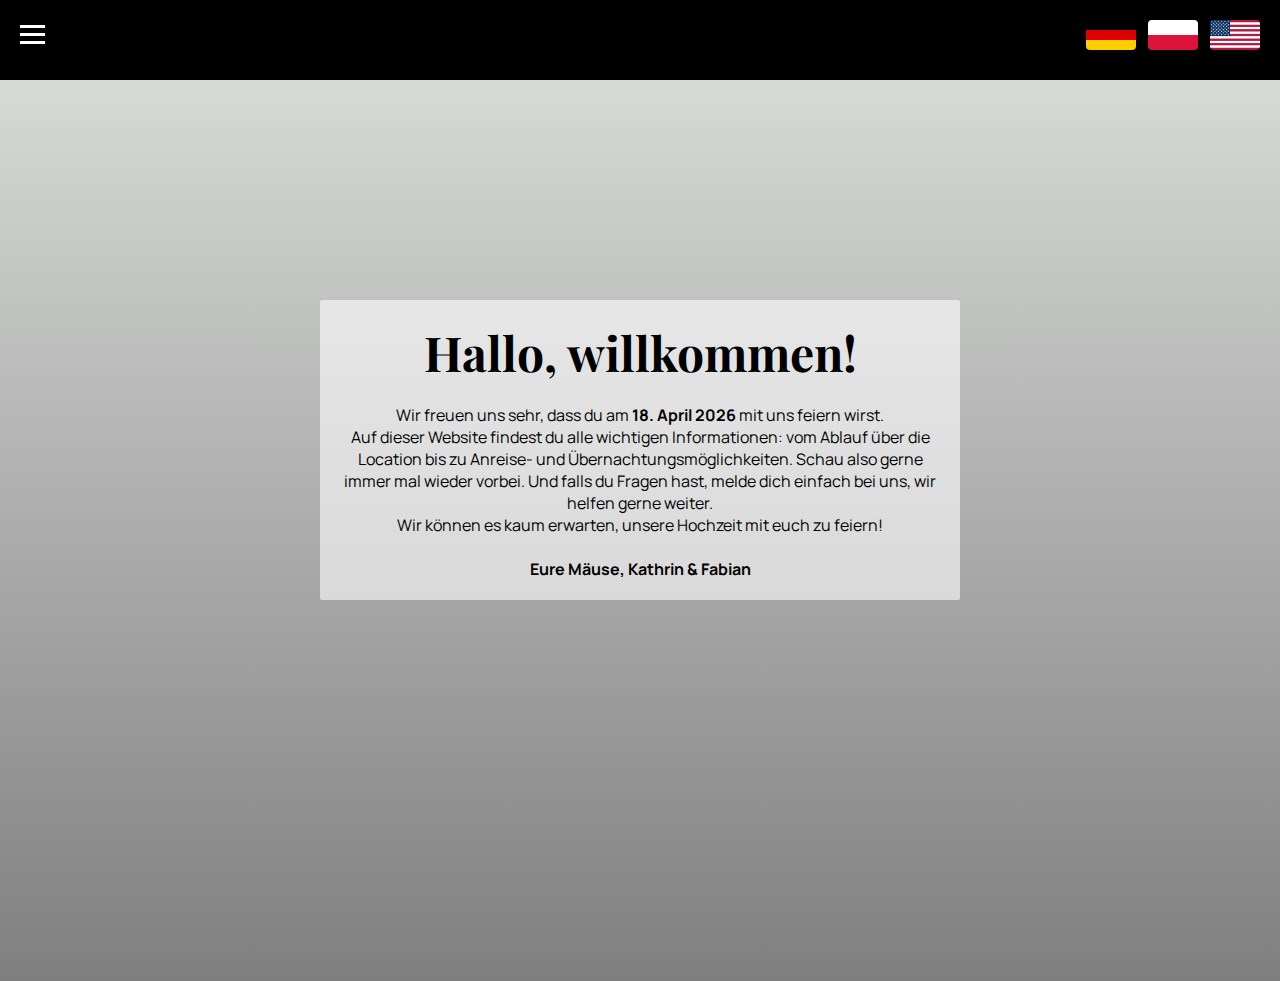
<file: index.html>
<!DOCTYPE html>
<html lang ="en">
<head>
<title> Herzlich Wilkommen</title>
<link rel="stylesheet" href="styles.css?v=2">
    <link href="https://fonts.googleapis.com/css2?family=Playfair+Display&family=Lora&display=swap" rel="stylesheet">
 <link href="https://fonts.googleapis.com/css2?family=Manrope:wght@300;400;600&display=swap" rel="stylesheet">
 <meta name="viewport" content="width=device-width, initial-scale=1.0">
</head>

    <body class ="main">
        <div class="language-selector">
            <img src="images/de.png" alt="Deutsch" onclick="switchLanguage('de')" />
            <img src="images/pl.png" alt="Polski" onclick="switchLanguage('pl')" />
            <img src="images/um.png" alt="English" onclick="switchLanguage('en')" />
          </div>
        
         <nav class="navbar">
            <div class="navbar__container">
                <div class="navbar__toggle" id="mobile-menu">
                <span class="bar"></span>
                <span class="bar"></span>
                <span class="bar"></span>

            </div>
            <ul class="navbar__menu">
                <li class="navbar__item">
                    <a href="location.html" class=navbar__links data-key="location">Location</a>
                </li>
                <li class="navbar__item">
                    <a href="wissenswertes.html"  class=navbar__links  data-key="info">Wissenswertes</a>
                </li>
                <li class="navbar__item">
                    <a href="time-table.html"  class=navbar__links  data-key="schedule">Ablauf</a>
                </li>            
                 <li class="navbar__item">
                    <a href="team.html"  class=navbar__links  data-key="team">Team</a>
                </li>          
               
            </ul>
     </nav>

            <div class="welcome-message">
                <h1 data-key="welcome-heading">Hallo, willkommen!</h1>
                <p data-key="welcome-text">
                    Wir freuen uns sehr, dass du am 18. April 2026 mit uns feiern wirst.<br>
                    Auf dieser Website findest du alle wichtigen Informationen: vom Ablauf über die Location bis zu Anreise- und Übernachtungsmöglichkeiten.
                    Schau also gerne immer mal wieder vorbei.
                    Und falls du Fragen hast, melde dich einfach bei uns, wir helfen gerne weiter.<br>
                    Wir können es kaum erwarten, unsere Hochzeit mit euch zu feiern!<br><br>
                    <b>Kathrin & Fabian</b></p>
              </div>

        <script src="app.js" ></script>
        <script src="lang.js"></script>
        <script>
            const lang = localStorage.getItem("lang") || "de"; // default to German
            setLanguage(lang);
        </script>
    </body>

</html>
</file>
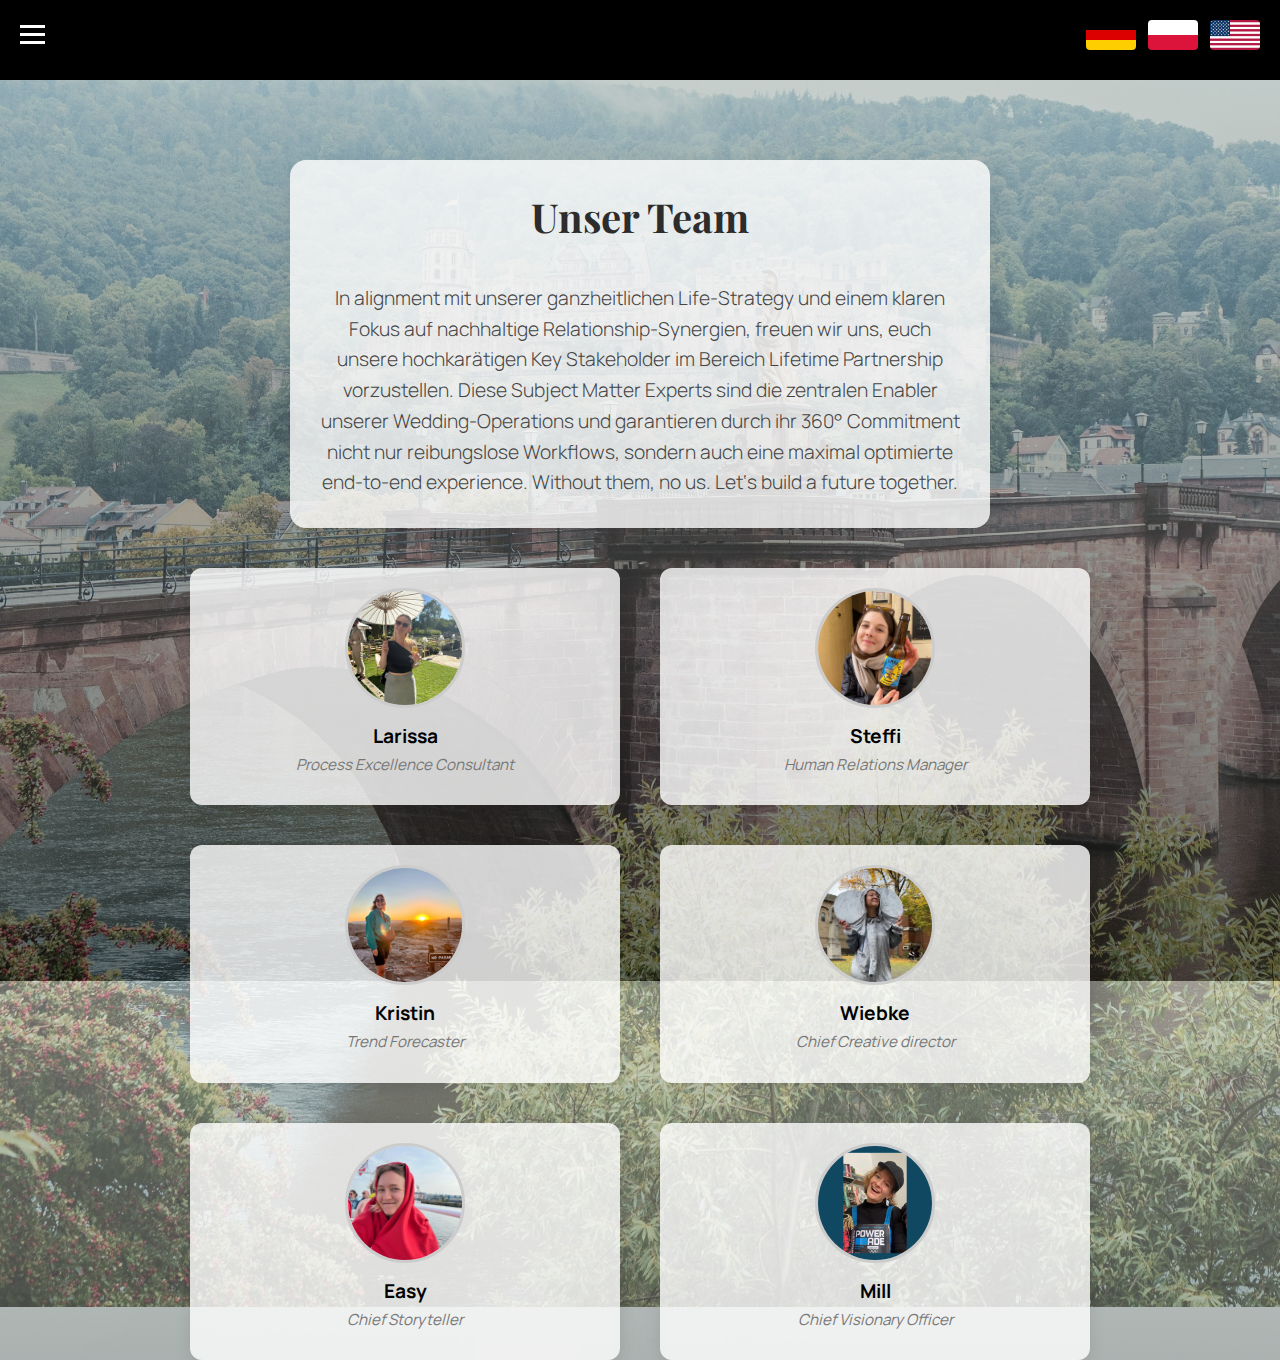
<file: team.html>
<!DOCTYPE html>
<html>
<head>
  <meta charset="UTF-8" />
  <title data-key="team-title">Team</title>
  <link rel="stylesheet" href="styles.css" />
  <link href="https://fonts.googleapis.com/css2?family=Playfair+Display&family=Lora&display=swap" rel="stylesheet">
  <link href="https://fonts.googleapis.com/css2?family=Manrope:wght@300;400;600&display=swap" rel="stylesheet">
   <meta name="viewport" content="width=device-width, initial-scale=1.0">

</head>

<body class="team-page">

  <div class="language-selector">
    <img src="images/de.png" alt="Deutsch" onclick="switchLanguage('de')" />
    <img src="images/pl.png" alt="Polski" onclick="switchLanguage('pl')" />
    <img src="images/um.png" alt="English" onclick="switchLanguage('en')" />
  </div>

  <nav class="navbar">
    <div class="navbar__container">
      <div class="navbar__toggle" id="mobile-menu">
        <span class="bar"></span>
        <span class="bar"></span>
        <span class="bar"></span>
      </div>
      <ul class="navbar__menu">
        <li class="navbar__item">
          <a href="index.html" class="navbar__links" data-key="home">Home</a>
        </li>
        <li class="navbar__item">
          <a href="location.html" class="navbar__links" data-key="info">Location</a>
        </li>
        <li class="navbar__item">
          <a href="time-table.html" class="navbar__links" data-key="schedule">Ablauf</a>
        </li>
        <li class="navbar__item">
          <a href="wissenswertes.html" class="navbar__links" data-key="team">Wissenswertes</a>
        </li>
      </ul>
    </div>
  </nav>

  <script src="app.js"></script>

  <section class="team-section">
  <div class="team-intro-box">
  <h2 class="main-heading" data-key="team-heading">Unser Team</h2>
  <p class="team-subtext" data-key="team-intro">
    In alignment mit unserer ganzheitlichen Life-Strategy und einem klaren Fokus auf nachhaltige Relationship-Synergien, freuen wir uns, euch unsere hochkarätigen Key Stakeholder im Bereich Lifetime Partnership vorzustellen. 
    Diese Subject Matter Experts sind die zentralen Enabler unserer Wedding-Operations und garantieren durch ihr 360° Commitment nicht nur reibungslose Workflows, sondern auch eine maximal optimierte end-to-end experience. 
    Without them, no us. Let‘s build a future together.
  </p>
</div>
    <div class="team-grid">
      <div class="team-member">
        <img src="images/Lari.jpg" alt="Lari">
        <h3 data-key="member1-name">Larissa</h3>
        <p class="role" data-key="member1-role">Process Excellence Consultant</p>
      </div>

      <div class="team-member">
        <img src="images/Steffi.jpg" alt="Steffi">
        <h3 data-key="member2-name">Steffi</h3>
        <p class="role" data-key="member2-role">Human Relations Manager</p>
      </div>

      <div class="team-member">
        <img src="images/Kristin.jpg" alt="Kristin">
        <h3 data-key="member3-name">Kristin</h3>
        <p class="role" data-key="member3-role">Trend Forecaster</p>
      </div>

      <div class="team-member">
        <img src="images/Wiebke.jpg" alt="Wiebke">
        <h3 data-key="member4-name">Wiebke</h3>
        <p class="role" data-key="member4-role">Chief Creative director</p>
      </div>

      <div class="team-member">
        <img src="images/Easy.jpg" alt="Isabel">
        <h3 data-key="member5-name">Easy</h3>
        <p class="role" data-key="member5-role">Chief Storyteller</p>
      </div>

      <div class="team-member">
        <img src="images/Mill.png" alt="Mill">
        <h3 data-key="member6-name">Mill</h3>
        <p class="role" data-key="member6-role">Chief Visionary Officer</p>
      </div>
    </div>
  </section>
</body>
</html>
</file>
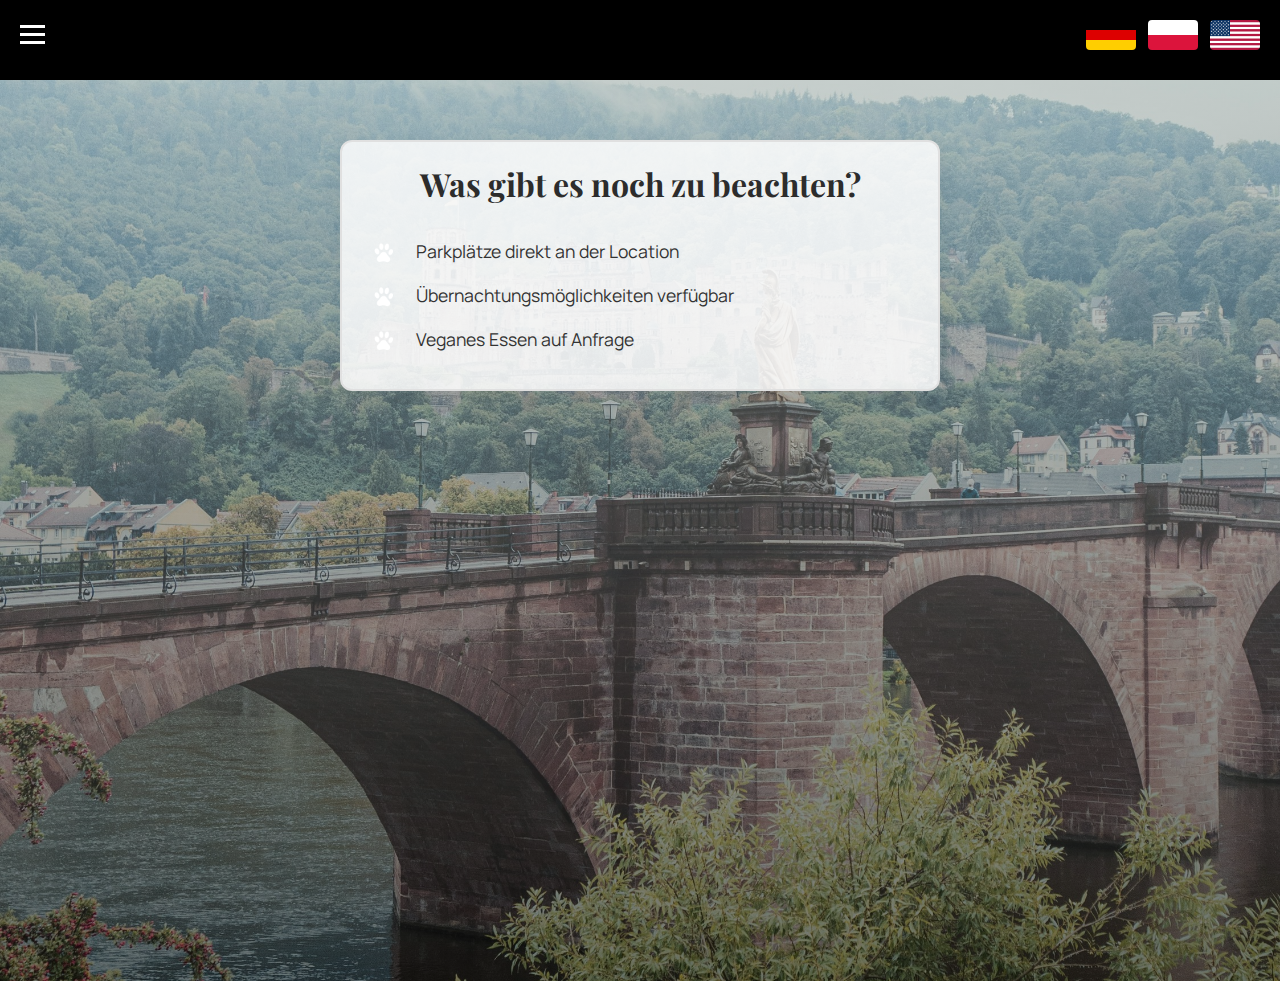
<file: wissenswertes.html>
<!DOCTYPE html>
<html>
<head>
    <meta charset="UTF-8" />
    <title>Team</title>
      <link rel="stylesheet" href="styles.css" />
      <link href="https://fonts.googleapis.com/css2?family=Playfair+Display&family=Lora&display=swap" rel="stylesheet">
      <link href="https://fonts.googleapis.com/css2?family=Manrope:wght@300;400;600&display=swap" rel="stylesheet">
      <meta name="viewport" content="width=device-width, initial-scale=1.0">
</head>

<body class ="team-page">

  <div class="language-selector">
            <img src="images/de.png" alt="Deutsch" onclick="switchLanguage('de')" />
            <img src="images/pl.png" alt="Polski" onclick="switchLanguage('pl')" />
            <img src="images/um.png" alt="English" onclick="switchLanguage('en')" />
          </div>
        
         <nav class="navbar">
            <div class="navbar__container">
                <div class="navbar__toggle" id="mobile-menu">
                <span class="bar"></span>
                <span class="bar"></span>
                <span class="bar"></span>
            </div>
            <ul class="navbar__menu">
                <li class="navbar__item">
                    <a href="location.html" class=navbar__links data-key="location">Location</a>
                </li>
                <li class="navbar__item">
                    <a href="wissenswertes.html"  class=navbar__links  data-key="info">Wissenswertes</a>
                </li>
                <li class="navbar__item">
                    <a href="time-table.html"  class=navbar__links  data-key="schedule">Ablauf</a>
                </li>            
                 <li class="navbar__item">
                    <a href="team.html"  class=navbar__links  data-key="team">Team</a>
                </li>          
               
            </ul>
         </nav>


  <div class="fancy-box">
    <h1 class="main-heading" data-key="information-heading">Was gibt es noch zu beachten?</h1>

      <ul class="fancy-list">
        <li>Parkplätze direkt an der Location</li>
        <li>Übernachtungsmöglichkeiten verfügbar</li>
        <li>Veganes Essen auf Anfrage</li>
      </ul>
</div>

<script src="app.js" ></script>


</body>
</html>
</file>
<file: styles.css>
*{
    box-sizing: border-box;
    margin: 0;
    padding: 0;
  font-family: 'Manrope', sans-serif;
}

body.main {
    width: 100%;
    background: linear-gradient(to top, rgba(0, 0, 0, 0.5) 0%, rgba(191, 196, 191, 0.5) 100%), 
                url('https://raw.githubusercontent.com/kathrinsadus/test/main/images/heidelberg.jpg');
    background-position: center;
    background-size: cover;
    height: 109vh;
  }

body.location-page {
  min-height: 100vh;
  background: linear-gradient(to top, rgba(0, 0, 0, 0.5), rgba(191, 196, 191, 0.5)),
              url(images/darsberg.png);
  background-position: center;
  background-size: cover;
  background-repeat: no-repeat;
  background-attachment: scroll; 

}

body.timetable-page {
  background: linear-gradient(to top, rgba(0, 0, 0, 0.5), rgba(191, 196, 191, 0.5)),
              url(images/51140015.JPG);
  background-position: center;
  background-size: cover;
  background-repeat: no-repeat;
  background-attachment: scroll; 

}



body.team-page {
    width: 100%;
    background: linear-gradient(to top, rgba(0, 0, 0, 0.5) 0%, rgba(191, 196, 191, 0.5) 100%), 
                url(images/heidelberg.jpg);
    background-position: center;
    background-size: cover;
    height: 109vh;
  }


.navbar {
    background: rgb(0, 0, 0);
    height: 80px;
    display: flex;
    justify-content: left;
    align-items: left;
    font-size: 1.2rem;
    position: sticky;
    top:0;
    z-index: 999;
}

.navbar__container{
    display: flex;
    justify-content: space-between;
    height: 80px;
    z-index: 1;
}

.fa-gem{
    margin-right: 0.5rem;
}

.navbar__menu{
    display: flex;
    align-items: center;
    list-style: none;
    text-align: center;
}

.navbar__item{
    height: 80px;
}

.navbar__links{
    color: azure;
    display:flex;
    align-items: center;
    text-decoration: none;
    padding: 0 1rem;
    height: 100%;
}

.navbar__links:hover {
color:rgb(54, 88, 54);
transition: all 0.3s ease

}

@media screen and (max-width: 13000px) {
    .navbar__container{
        display: flex;
        justify-content: space-between;
        height: 80px;
        z-index: 1;
        width: 100%;
        max-width: 1300px;
        padding: 0;
    }

    .navbar__menu {
        display:grid;
        grid-template-columns: auto;
        margin:0;
        width: 100%;
        position: absolute;
        top: -1000px;
        opacity: 0; 
        transition: all 0.5s ease;
        height: 50vh;
        background: black;
    } 

    .navbar__menu.active {
        background: black;
        top:100%;
        opacity:1;
        z-index:99;
        height:50vh;
        font-size: 1.6rem;
    }

    .navbar__toggle .bar {
        width: 25px;
        height: 3px;
        margin: 5px auto;
        transition: all 0.3s ease-in-out;
        background: white;
    }

    .navbar__item{
        width: 100%;
    }

    .navbar__links{
        text-align: center;
        width: 100%;
        display: table;
    }

    #mobile-menu {
        position: absolute;
        top: 20px;
        left: 20px;
        z-index: 1001;
    }

    .navbar__toggle .bar {
        display: block;
        width: 25px;
        height: 3px;
        margin: 5px 0;
        background-color: white;
        transition: 0.3s;
        cursor: pointer;
    }

    #mobile-menu.is-active .bar:nth-of-type(2) {
        opacity: 0;
      }
      
      #mobile-menu.is-active .bar:nth-of-type(1) {
        transform: translateY(8px) rotate(45deg);
      }
      
      #mobile-menu.is-active .bar:nth-of-type(3) {
        transform: translateY(-8px) rotate(-45deg);
      }

}

.welcome-message {
    position: absolute;
    top: 300px;
    left: 50%;
    transform: translateX(-50%); 
    
    text-align: center;
 
    color: black;
    padding: 20px;  
    background-color: rgba(255, 255, 255, 0.582); /* optional: improves contrast */
    border-radius: 2px;
  }

  .welcome-message h1 {
    font-family: 'Playfair Display', serif;
    font-size: 3rem;
    color: white;
    text-align: center;
    color: black;
    margin-bottom: 20px; 
  }

@media (max-width: 600px) {
  body.main {
    height: auto; /* let the height adjust naturally */
    background-size: cover;
    background-position: center;
  }

  .welcome-message {
    position: static; /* stack normally instead of fixed */
    margin: 40px 10px;
    padding: 15px;
  }

  .welcome-message h1 {
    font-size: 1.8rem; /* smaller for mobile */
  }

  .welcome-message p {
    font-size: 1rem;
  }

  .language-selector {
    top: 10px;
    right: 10px;
    gap: 6px;
  }

  .language-selector img {
    width: 30px;
    height: 18px;
  }
}

  .language-selector {
    position: fixed;
    top: 20px;
    right: 20px;
    display: flex;
    gap: 12px;
    z-index: 1000;
  }
  
  .language-selector img {
    width: 50px;
    height: 30px;
    border-radius: 4px;
    cursor: pointer;
    transition: transform 0.2s, box-shadow 0.2s;
    box-shadow: 0 0 4px rgba(0, 0, 0, 0.2);
  }
  
  .language-selector img:hover {
    transform: scale(1.1);
    box-shadow: 0 0 6px rgba(0, 0, 0, 0.4);
  }
 
  .location-content{
    padding: 20px;
    position: absolute;
    top: 100px;
    left: 50%;
    transform: translateX(-50%); 
    text-align: center;
    color: black;
    padding: 20px;  
    background-color: rgba(255, 255, 255, 0.582); /* optional: improves contrast */
    border-radius: 2px;
  }

.main-heading {
  font-family: 'Playfair Display', serif;
  font-size: 2rem; /* larger font */
  margin-bottom: 32px;
  text-align: center;
  color: #2c2c2c;
}

.address {
  text-align: center;
}




  .location-content h1 {
  font-family: 'Playfair Display', serif;
  font-size: 1.2rem;
  margin-bottom: 24px;
  color: #2c2c2c;
  text-align: left;
}

.location-content p {
  font-size: 1rem;
  margin-bottom: 16px;
  text-align: left;

}

@media (max-width: 500px) {
  .location-content {
    width: 95%;
    padding: 15px;
    font-size: 0.95rem;
  }

  .location-content h1 {
    font-size: 1rem;
  }

  .location-content p {
    font-size: 0.9rem;
  }
}


.team-intro-box {
  background: rgba(255, 255, 255, 0.8);
  padding: 30px;
  border-radius: 16px;
  text-align: center;
  box-shadow: 0 8px 24px rgba(0, 0, 0, 0.08);
  margin: 60px auto 40px;
  max-width: 700px;
  animation: fadeInUp 1s ease-out;
}

.team-heading {
  font-family: 'Playfair Display', serif;
  font-size: 2.8rem;
  margin-bottom: 15px;
  color: #2e2e2e;
}

.team-subtext {
  font-size: 1.2rem;
  color: #444;
  line-height: 1.6;
  font-weight: 300;
}

/* Optional animation */
@keyframes fadeInUp {
  from {
    opacity: 0;
    transform: translateY(-20px);
  }
  to {
    opacity: 1;
    transform: translateY(0);
  }
}

.team-section {
  max-width: 1200px;
  margin: 80px auto;
  padding: 0 20px;
  text-align: center;
}

.team-section h2 {
  font-family: 'Playfair Display', serif;
  font-size: 2.5rem;
  margin-bottom: 40px;
}

.team-grid {
  display: grid;
  grid-template-columns: repeat(2, 1fr); /* two equal-width columns */
  gap: 40px;
  max-width: 900px;
  margin: 0 auto;
}

@media (max-width: 700px) {
  .team-grid {
    grid-template-columns: 1fr; /* stack vertically on small screens */
  }
}

.team-member {
  background-color: rgba(255, 255, 255, 0.8);
  padding: 20px;
  border-radius: 12px;
  box-shadow: 0 4px 16px rgba(0, 0, 0, 0.1);
}

.team-member img {
  width: 120px !important;
  height: 120px !important;
  object-fit: cover;
  border-radius: 50%;
  border: 3px solid #ccc;
  display: block;
  margin: 0 auto 15px auto;
}

.team-member h3 {
  margin: 10px 0 5px;
  font-size: 1.2rem;
  font-weight: bold;
}

.team-member .role {
  color: #777;
  font-style: italic;
  margin-bottom: 10px;
}

.team-member p {
  font-size: 0.95rem;
  line-height: 1.4;
}

.schedule {
  max-width: 800px;
  margin: 80px auto;
  padding: 0 20px;
  background: rgba(255,255,255,0.8);
  border-radius: 10px;
  box-shadow: 0 8px 20px rgba(0,0,0,0.1);
}
.special-highlight {
    background: linear-gradient(135deg, #fdfbfb 0%, #ebedee 100%);
    border-left: 5px solid #4c5c55;
    padding: 1.5em;
    border-radius: 12px;
    margin-bottom: 2em;
    box-shadow: 0 4px 12px rgba(0, 0, 0, 0.08);
    animation: fadeInUp 0.8s ease-in-out;
    transition: transform 0.3s ease;
}

.special-highlight:hover {
    transform: scale(1.01);
}

@keyframes fadeInUp {
    0% {
        opacity: 0;
        transform: translateY(20px);
    }
    100% {
        opacity: 1;
        transform: translateY(0);
    }
}

.schedule h2 {
  text-align: center;
  font-family: 'Playfair Display', serif;
  font-size: 2.5rem;
  padding: 30px 0 10px;
  color: #2c2c2c;
}

.timeline {
  display: flex;
  flex-direction: column;
  gap: 30px;
  padding: 30px;
}

.event {
  display: flex;
  align-items: flex-start;
  gap: 20px;
}

.time {
  font-weight: bold;
  font-size: 1.2rem;
  min-width: 60px;
  color: #555;
  margin-top: 5px;
}

.icon img {
  width: 50px;
  height:50px;
  object-fit: contain;
  display: block;
  margin-top: 4px;
}

.details h3 {
  margin: 0;
  font-size: 1.3rem;
  color: #111;
}

.details p {
  margin: 4px 0 0;
  font-size: 0.95rem;
  color: #666;
}

.fancy-box {
  background-color: rgba(255, 255, 255, 0.85);
  border: 2px solid #e0e0e0;
  border-radius: 12px;
  padding: 20px 30px;
  max-width: 600px;
  margin: 60px auto;
  box-shadow: 0 8px 20px rgba(0, 0, 0, 0.05);
}

.fancy-list {
  list-style: none;
  padding-left: 0;
  margin: 0;
}

.fancy-list li {
  position: relative;
  padding-left: 44px;
  margin-bottom: 16px;
  font-size: 1.1rem;
  line-height: 1.6;
  color: #333;
}

/* image as bullet */
.fancy-list li::before {
  content: "";
  position: absolute;
  left: 0;
  top: 4px;
  width: 24px;
  height: 24px;
  background-image: url('images/icons/paw.png'); /* replace as needed */
  background-size: contain;
  background-repeat: no-repeat;
}
</file>
